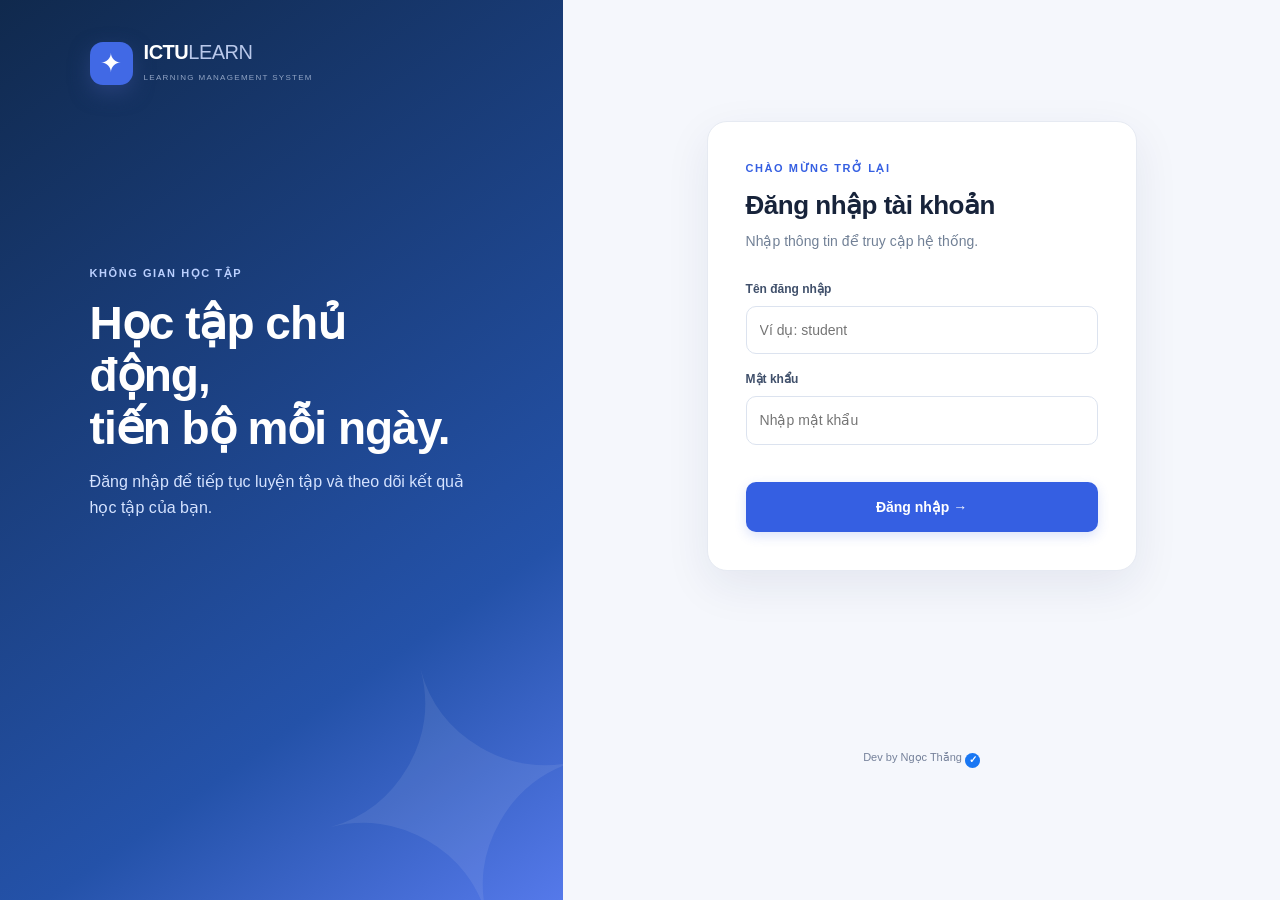
<file: index.html>
<!doctype html>
<html lang="vi">
<head>
  <meta charset="utf-8">
  <meta name="viewport" content="width=device-width,initial-scale=1">
  <meta name="theme-color" content="#102445">
  <meta name="description" content="Hệ thống học tập Chủ nghĩa xã hội khoa học – 6 bài, 251 câu hỏi, chấm điểm trực tiếp, học offline.">
  <title>ICTU Learn • Chủ nghĩa xã hội khoa học</title>
  <link rel="stylesheet" href="style.css?v=2">
  <script src="auth.js"></script>
  <script>
    if (!window.ICTUAuth.getSession()) window.location.replace('login.html');
  </script>
  <script defer src="questions.js?v=2"></script>
  <script defer src="script.js?v=6"></script>
</head>
<body>
  <div class="app-shell">
    <aside class="sidebar" id="sidebar">
      <button class="brand" data-action="home" aria-label="Trang chủ">
        <span class="brand-icon">✦</span><span><strong>ICTU<span class="brand-light">LEARN</span></strong><small>LEARNING MANAGEMENT SYSTEM</small></span>
      </button>
      <div class="sidebar-label">KHÔNG GIAN HỌC TẬP</div>
      <nav class="side-nav" aria-label="Điều hướng chính">
        <button class="side-link active" data-action="home" data-nav="home"><span class="side-ico">▦</span> Tổng quan <span class="side-arrow">›</span></button>
        <button class="side-link" data-action="all-lessons" data-nav="lessons"><span class="side-ico">▤</span> Khóa học <span class="side-arrow">›</span></button>
      </nav>
      <div class="sidebar-label" style="margin-top:28px">NỘI DUNG KHÓA HỌC</div>
      <nav class="side-nav" id="lesson-nav" aria-label="Danh sách 6 bài"></nav>
      <div class="side-footer"><div class="online-mark"></div><div><strong>Học tập ngoại tuyến</strong><small>Dữ liệu được lưu trên trình duyệt</small></div></div>
    </aside>
    <div class="main-wrap">
      <header class="topbar">
        <div class="topbar-left"><button class="mobile-menu" data-action="toggle-menu" aria-label="Mở menu">☰</button><span class="breadcrumb" id="breadcrumb">Trang chủ <span>/</span> Tổng quan</span></div>
        <div class="top-actions"><span class="clock" id="live-clock"></span><a class="btn btn-light btn-xs" id="admin-link" href="admin.html" hidden>Quản trị</a><span class="profile-avatar" id="profile-avatar" title="Tài khoản">SV</span><div class="profile-name"><strong id="profile-name">Học viên</strong><small id="profile-role">Chế độ học tập</small></div><button class="btn btn-light btn-xs" id="logout" type="button">Đăng xuất</button></div>
      </header>
      <main id="app" class="page-container" tabindex="-1" aria-live="polite"></main>
      <footer class="page-footer"><span>ICTU LEARN · Chủ nghĩa xã hội khoa học</span><span>6 bài học · Ngân hàng 251 câu · Hoạt động offline</span><span class="developer-credit">Dev by Ngọc Thắng <span class="verified-badge" aria-label="Đã xác minh">✓</span></span></footer>
    </div>
  </div>
  <div id="toast" class="toast" role="status" aria-live="polite"></div>
</body>
</html>
</file>
<file: style.css>
:root{--navy:#0f2443;--navy-light:#23395a;--bg:#f5f7fc;--surface:#fff;--ink:#17233a;--muted:#718096;--line:#e6eaf2;--blue:#355fe2;--blue-dark:#234fc9;--blue-soft:#eef3ff;--green:#18845e;--green-soft:#e7f9f0;--red:#cf4d52;--red-soft:#fff0f0;--orange:#e89f36;--radius:19px;--shadow:0 8px 32px rgba(15,35,80,.055)}
*{box-sizing:border-box}html{scroll-behavior:smooth}body{margin:0;font-family:"Segoe UI",Inter,Arial,sans-serif;color:var(--ink);background:var(--bg);font-size:14px;line-height:1.6}button,input{font:inherit}button{cursor:pointer}button:disabled{cursor:not-allowed;opacity:.48}button:focus-visible,input:focus-visible{outline:3px solid #9fb7ff;outline-offset:2px}h1,h2,h3,p{margin-top:0}h1{font-size:29px;letter-spacing:-1px;line-height:1.25;margin-bottom:10px}h2{font-size:21px;letter-spacing:-.5px}h3{font-size:17px}small{font-size:12px}strong{font-weight:700}
.app-shell{display:flex;min-height:100vh}.sidebar{width:256px;flex-shrink:0;background:var(--navy);color:#edf3ff;position:sticky;top:0;align-self:flex-start;height:100vh;display:flex;flex-direction:column;padding:28px 16px 22px;z-index:10}.brand{display:flex;align-items:center;gap:11px;background:transparent;border:0;color:white;text-align:left;padding:3px 13px 12px}.brand-icon{width:43px;height:43px;background:#4169e5;border-radius:13px;display:grid;place-items:center;color:#fff;font-size:26px;box-shadow:0 8px 20px #263f77}.brand strong{font-size:20px;line-height:1;letter-spacing:-.5px}.brand-light{font-weight:300;color:#b9c8ea}.brand small{font-size:8px;letter-spacing:1.3px;color:#91a4c4;display:block;margin-top:6px}.sidebar-label{font-size:10px;font-weight:700;letter-spacing:1.55px;color:#8296b6;margin:21px 12px 9px}.side-nav{display:flex;flex-direction:column;gap:4px}.side-link{width:100%;background:transparent;color:#b6c3d9;border:0;padding:11px 13px;display:flex;align-items:center;gap:12px;text-align:left;border-radius:10px;font-size:13px;transition:.15s}.side-link:hover{color:#fff;background:#203755}.side-link.active{background:#365ee1;color:#fff;box-shadow:0 5px 16px #132854}.side-ico{font-size:17px;width:19px;text-align:center}.side-arrow{margin-left:auto;font-size:20px;opacity:.55}.lesson-pill{margin-left:auto;font-size:11px;color:#99abd0}.side-link.active .lesson-pill{color:white}.sidebar .side-footer{margin-top:auto;display:flex;gap:10px;padding:15px 10px;background:#1b3150;border:1px solid #2b4160;border-radius:13px}.online-mark{width:10px;height:10px;flex-shrink:0;background:#45d9a1;border-radius:50%;margin-top:5px;box-shadow:0 0 0 4px rgba(69,217,161,.12)}.side-footer strong{display:block;font-size:12px}.side-footer small{color:#a3b6cf;font-size:11px;display:block;line-height:1.5}.main-wrap{flex:1;min-width:0;display:flex;flex-direction:column}.topbar{height:78px;background:#fff;border-bottom:1px solid var(--line);padding:0 clamp(20px,3vw,42px);display:flex;align-items:center;justify-content:space-between;gap:16px;position:sticky;top:0;z-index:8}.topbar-left,.top-actions{display:flex;align-items:center;gap:17px}.breadcrumb{font-size:13px;color:#748096}.breadcrumb span{padding:0 8px;color:#bec7d5}.clock{font-size:12px;color:#8490a5}.profile-avatar{background:#e9eefe;color:#395bd2;height:38px;width:38px;display:grid;place-items:center;border-radius:12px;font-weight:800}.profile-name{line-height:1.45}.profile-name strong,.profile-name small{display:block}.profile-name small{color:var(--muted)}.mobile-menu{border:0;background:transparent;color:var(--ink);font-size:24px;display:none}.page-container{width:100%;max-width:1420px;margin:0 auto;padding:34px clamp(18px,3vw,45px) 48px;flex:1}.page-footer{display:flex;justify-content:space-between;gap:10px;color:#a2adc0;font-size:11px;border-top:1px solid var(--line);padding:18px clamp(18px,3vw,45px)}
.eyebrow{font-size:11px;color:var(--blue);font-weight:800;letter-spacing:1.55px;text-transform:uppercase;margin-bottom:7px}.subtle{color:var(--muted)}.page-heading{display:flex;justify-content:space-between;align-items:flex-end;gap:16px;margin-bottom:24px}.page-heading p{margin-bottom:0}.hero{background:linear-gradient(110deg,#173c85 0%,#2858b8 52%,#5275e9 100%);color:#fff;border-radius:22px;position:relative;overflow:hidden;padding:33px 37px;display:flex;min-height:220px;box-shadow:0 12px 28px rgba(36,77,165,.16)}.hero:before,.hero:after{content:"";position:absolute;border:1px solid rgba(255,255,255,.1);border-radius:50%;height:300px;width:300px;right:-80px;top:-160px}.hero:after{height:210px;width:210px;top:85px;right:165px;background:rgba(255,255,255,.025)}.hero-text{position:relative;z-index:2;max-width:680px}.hero .hero-kicker{color:#b9d1ff;font-weight:700;letter-spacing:1px;font-size:11px}.hero h1{font-size:30px;margin:10px 0;color:#fff}.hero p{max-width:550px;color:#d7e3ff;font-size:14px;margin:0 0 20px}.hero .hero-watermark{position:absolute;right:58px;bottom:-28px;opacity:.12;font-size:155px;line-height:1;transform:rotate(-10deg)}.hero-meta{display:flex;gap:12px;flex-wrap:wrap}.hero-meta span{padding:7px 13px;border:1px solid rgba(255,255,255,.22);border-radius:8px;background:rgba(255,255,255,.08);font-size:12px;font-weight:600}
.stats-grid{display:grid;grid-template-columns:repeat(4,minmax(0,1fr));gap:16px;margin:22px 0 31px}.stat-card{background:#fff;border:1px solid var(--line);border-radius:16px;display:flex;align-items:center;gap:15px;padding:19px 21px;box-shadow:var(--shadow)}.stat-icon{width:44px;height:44px;border-radius:12px;display:grid;place-items:center;font-size:20px;flex-shrink:0}.blue-icon{background:#edf1ff}.mint-icon{background:#e9f9f2}.amber-icon{background:#fff6e8}.purple-icon{background:#f5edff}.stat-info small{display:block;color:#7b879d;font-size:12px}.stat-info strong{font-size:25px;line-height:1.25;display:block;letter-spacing:-.7px}.section-heading{display:flex;justify-content:space-between;gap:15px;align-items:center;margin:0 0 16px}.section-heading h2{margin:0}.lesson-grid{display:grid;grid-template-columns:repeat(3,minmax(0,1fr));gap:18px}.lesson-card{background:#fff;border:1px solid var(--line);border-radius:17px;padding:23px;box-shadow:var(--shadow);transition:transform .16s,box-shadow .16s;display:flex;flex-direction:column;min-height:233px}.lesson-card:hover{transform:translateY(-3px);box-shadow:0 16px 38px rgba(27,58,128,.1)}.lesson-card-top{display:flex;justify-content:space-between;align-items:center;margin-bottom:17px}.lesson-card .chapter{font-size:11px;letter-spacing:1px;font-weight:800;color:var(--blue);background:var(--blue-soft);padding:6px 10px;border-radius:7px}.lesson-card .complete-pill{font-size:12px;color:#8e9aab}.lesson-card h3{line-height:1.43;margin-bottom:9px;min-height:48px}.lesson-card .description{font-size:12px;color:#8793a8;margin-bottom:17px}.progress-label{display:flex;justify-content:space-between;gap:10px;font-size:12px;color:#8792a5;margin-bottom:7px}.progress-label strong{color:#354460}.progress-track{height:7px;border-radius:50px;background:#e8eef8;overflow:hidden}.progress-fill{background:linear-gradient(90deg,#375fed,#6b8eff);height:100%;border-radius:50px;transition:width .25s}.lesson-bottom{display:flex;align-items:center;justify-content:space-between;gap:10px;margin-top:auto;padding-top:21px}.lesson-bottom .count{font-size:12px;color:var(--muted)}
.btn{border-radius:10px;border:1px solid transparent;display:inline-flex;align-items:center;justify-content:center;gap:8px;padding:10px 17px;font-size:13px;font-weight:700;white-space:nowrap;transition:.15s}.btn:hover:not(:disabled){transform:translateY(-1px)}.btn-primary{background:var(--blue);color:white;box-shadow:0 4px 12px rgba(53,95,226,.18)}.btn-primary:hover:not(:disabled){background:var(--blue-dark)}.btn-light{background:#fff;border-color:#dfe5f1;color:#35425b}.btn-light:hover{background:#f6f8fc}.btn-ghost{background:var(--blue-soft);color:var(--blue)}.btn-danger{background:#fff1f1;color:#bd4850;border-color:#f7d3d5}.btn-xs{font-size:12px;padding:7px 11px;border-radius:8px}.btn-lg{padding:13px 24px;font-size:14px}.text-button{border:0;background:transparent;color:var(--blue);font-weight:700;font-size:12px}.text-button:hover{text-decoration:underline}
.content-card{background:#fff;border:1px solid var(--line);border-radius:17px;box-shadow:var(--shadow)}.quiz-head{display:flex;justify-content:space-between;align-items:center;gap:16px;margin-bottom:18px;flex-wrap:wrap}.quiz-head h1{font-size:23px;margin:6px 0 0}.quiz-topline{display:flex;align-items:center;gap:12px;flex-wrap:wrap}.quiz-topline .tag{border-radius:7px;padding:5px 10px;background:var(--blue-soft);color:var(--blue);font-weight:800;font-size:11px}.quiz-topline .quiet{font-size:12px;color:var(--muted)}.mode-switch{display:inline-flex;background:#edf1f8;border-radius:12px;padding:4px;gap:3px}.mode-switch button{border:0;border-radius:8px;padding:9px 14px;font-size:12px;font-weight:700;background:transparent;color:#77849e}.mode-switch button.selected{background:white;color:var(--blue);box-shadow:0 2px 6px #193b7920}.quiz-progress{margin-bottom:23px}.quiz-layout{display:grid;grid-template-columns:minmax(0,1fr) 284px;gap:21px;align-items:start}.question-panel{padding:28px 30px 23px;min-height:475px}.q-head{display:flex;align-items:center;justify-content:space-between;gap:12px;flex-wrap:wrap;border-bottom:1px solid #edf0f6;padding-bottom:17px;margin-bottom:25px}.q-number{display:flex;align-items:center;gap:10px}.q-index{width:42px;height:42px;display:grid;place-items:center;border-radius:12px;background:var(--blue-soft);color:var(--blue);font-size:19px;font-weight:800}.q-number span{font-size:11px;color:var(--muted);display:block}.q-number strong{display:block;font-size:14px}.type-badge{border-radius:8px;padding:7px 11px;font-size:11px;font-weight:800;background:#f2f5fa;color:#70809c}.q-prompt{font-size:17px;line-height:1.75;font-weight:700;margin-bottom:20px;white-space:normal}.instruction{background:#f7f9fd;border:1px solid #e8edf7;border-radius:10px;padding:12px 14px;color:#71819a;font-size:12px;margin-bottom:19px}.option-list{display:grid;gap:11px}.option{border:1.5px solid #e5eaf3;background:white;border-radius:12px;padding:14px 16px;display:flex;gap:12px;align-items:flex-start;text-align:left;color:#3b475e;width:100%;transition:.15s;font-size:14px;line-height:1.6}.option:hover:not(:disabled){border-color:#adc3ff;background:#fbfcff}.option.selected{border-color:var(--blue);background:#f4f7ff;color:#1c3982}.option.good{border-color:#78cbaa;background:#f1fcf6}.option.bad{border-color:#ef9fa5;background:#fff4f4}.option-marker{flex:0 0 28px;width:28px;height:28px;display:grid;place-items:center;border:1px solid #dbe2f1;color:#8390a6;border-radius:8px;font-weight:800;line-height:1;margin-top:1px}.option.selected .option-marker{background:var(--blue);border-color:var(--blue);color:#fff}.option.good .option-marker{color:#16805b;border-color:#99d3b8;background:#e3f8ed}.option.bad .option-marker{color:#c44449;background:#ffe2e4;border-color:#ffd1d3}.option-text{flex:1}.explain{padding:15px 18px;margin-top:20px;border-radius:11px;font-size:13px}.explain.success{background:var(--green-soft);color:#166748;border:1px solid #c7ecd9}.explain.failure{background:var(--red-soft);color:#9f4147;border:1px solid #f5cdd0}.explain.neutral{background:#f0f4ff;color:#405b9b;border:1px solid #dce6ff}.explain strong{display:block;margin-bottom:2px}.question-actions{display:flex;justify-content:space-between;gap:14px;align-items:center;flex-wrap:wrap;border-top:1px solid #edf0f5;margin-top:25px;padding-top:22px}.action-cluster{display:flex;gap:9px;flex-wrap:wrap}.quiz-side{padding:20px;position:sticky;top:98px}.side-section-title{font-weight:800;font-size:13px;margin-bottom:5px}.side-section-sub{font-size:11px;color:var(--muted)}.palette{display:grid;grid-template-columns:repeat(5,minmax(0,1fr));gap:8px;margin:16px 0 20px}.palette button{height:39px;min-width:0;border-radius:8px;border:1px solid #e6ebf5;background:#f7f9fd;color:#7a879d;font-size:12px;font-weight:700}.palette button:hover{border-color:#9db4fa}.palette button.answered{background:#eaf0ff;color:#365dd3;border-color:#d5e1ff}.palette button.checked{background:#e6f8ee;color:#18845e;border-color:#c5ebd8}.palette button.missed{background:#ffeeee;color:#ba5057;border-color:#f8cccc}.palette button.current{border:2px solid var(--blue);color:var(--blue);box-shadow:0 0 0 2px #dae4ff}.side-key{display:flex;gap:10px;flex-wrap:wrap;font-size:11px;color:#8590a3}.side-key span{display:flex;gap:5px;align-items:center}.key-dot{width:8px;height:8px;border-radius:50%;background:#b4c0d3}.key-dot.answer{background:#4b7dee}.key-dot.done{background:#39b987}.key-dot.cur{background:white;border:2px solid var(--blue)}.side-note{background:#f6f8fc;border-radius:11px;padding:12px 13px;color:#687a96;font-size:11px;line-height:1.65;margin:21px 0}.full{width:100%}.side-stat{display:flex;align-items:center;justify-content:space-between;font-size:12px;padding:8px 0;color:#71809a}.side-stat strong{color:#304360}
.tf-list{display:grid;gap:14px}.tf-row{border:1px solid #e8edf5;padding:17px 18px;border-radius:12px;background:#fff}.tf-row-header{display:flex;align-items:flex-start;gap:10px;margin-bottom:13px}.tf-num{display:grid;place-items:center;width:24px;height:24px;border-radius:7px;background:#eef3ff;color:#4565cf;font-size:11px;font-weight:800;flex-shrink:0}.tf-text{font-size:13px;line-height:1.7}.tf-controls{display:flex;gap:9px;margin-left:34px}.tf-choice{border:1px solid #e1e7f0;background:#fff;border-radius:9px;padding:8px 18px;font-weight:750;font-size:12px;color:#8491a3;min-width:84px}.tf-choice.selected{border-color:var(--blue);background:#edf2ff;color:var(--blue)}.tf-choice.good{border-color:#8bd7b3;background:#e5faf0;color:#16805d}.tf-choice.bad{border-color:#f0a5a9;background:#fff0f0;color:#c0454c}
.match-list{display:grid;gap:12px}.match-row{border:1px solid #e5eaf2;padding:14px;border-radius:11px;display:flex;align-items:center;gap:11px;flex-wrap:wrap}.match-statement{flex:1;min-width:190px;line-height:1.7;font-size:13px}.match-zone{border:1.5px dashed #a9bce9;border-radius:8px;min-height:41px;background:#f6f8fe;display:inline-flex;align-items:center;justify-content:center;padding:8px 12px;color:#778ab5;font-size:12px;min-width:155px;max-width:100%;text-align:center;gap:9px}.match-zone.has-value{border:1px solid #a9c2f8;background:#ecf2ff;color:#2553c9;font-weight:750}.match-zone.drag-over,.category-zone.drag-over{background:#dbe8ff;border-color:#4269da}.match-zone.good,.category-zone .category-item.good{border-color:#7dcaa6;background:#e8f9ef;color:#1c815b}.match-zone.bad,.category-zone .category-item.bad{border-color:#eba0a1;background:#ffeded;color:#b94a51}.bank{border-radius:13px;background:#f7f9fd;padding:17px;border:1px solid #e9eef6;margin-bottom:19px}.bank strong{font-size:12px;color:#637493;display:block;margin-bottom:10px}.bank-items{display:flex;flex-wrap:wrap;gap:9px}.bank-chip,.category-item{border-radius:8px;border:1px solid #cbdafa;background:#fff;color:#385dba;padding:8px 12px;font-size:12px;font-weight:700;text-align:left;transition:.15s}.bank-chip:hover:not(:disabled),.category-item:hover:not(:disabled){background:#edf2ff}.bank-chip.chosen,.category-item.chosen{background:#315ddc;color:#fff;border-color:#315ddc}.bank-chip.used{opacity:.45}.mini-remove{border:0;background:#dce6ff;color:#4164c5;font-weight:900;border-radius:5px;padding:1px 6px}.category-zone{border:1.5px dashed #cbd6ec;background:#fbfcff;padding:14px;border-radius:12px;min-height:100px;transition:.15s}.category-layout{display:grid;gap:13px}.category-header{font-size:12px;font-weight:800;color:#3b517c;margin-bottom:9px}.category-items{display:flex;flex-wrap:wrap;gap:7px}.category-item{font-weight:600;font-size:12px}.category-item.selected{border-color:var(--blue);color:var(--blue)}.blank{border-bottom:2px dotted #879ff2;letter-spacing:1px;color:#6f83bd}
.result-hero{padding:36px;text-align:center}.result-medal{font-size:58px;line-height:1.4}.result-hero h1{font-size:28px}.result-percent{font-size:58px;font-weight:850;letter-spacing:-3px;color:var(--blue);line-height:1.4}.result-stats{display:grid;grid-template-columns:repeat(3,1fr);gap:12px;margin:20px auto 24px;max-width:570px}.result-item{background:#f6f8fc;border:1px solid #e9edf5;border-radius:11px;padding:16px}.result-item strong{display:block;font-size:24px}.result-item small{color:#8290a6}.result-list{padding:24px}.result-row{display:flex;align-items:center;gap:15px;padding:12px;border-bottom:1px solid #edf0f6}.result-row:last-child{border:0}.result-indicator{width:34px;height:34px;border-radius:8px;display:grid;place-items:center;flex-shrink:0;font-weight:800}.result-indicator.ok{color:#19865f;background:#e8f9ef}.result-indicator.no{color:#c95158;background:#ffeeef}.result-info{min-width:0;flex:1}.result-info strong{display:block;font-size:12px}.result-info small{display:block;white-space:nowrap;text-overflow:ellipsis;overflow:hidden;color:#8190a5}.result-actions{display:flex;justify-content:center;gap:10px;flex-wrap:wrap}.notice{border-radius:12px;background:#eff4ff;border:1px solid #d9e4ff;color:#516795;padding:13px 16px;font-size:12px;margin:22px 0}.toast{display:none;position:fixed;right:28px;bottom:24px;padding:13px 19px;background:#182b4d;color:#fff;border-radius:10px;box-shadow:0 12px 38px #12243c33;z-index:22;max-width:min(420px,calc(100vw - 40px));font-size:13px}.toast.show{display:block;animation:toastin .2s ease-out}@keyframes toastin{from{opacity:0;transform:translateY(8px)}to{opacity:1;transform:translateY(0)}}
@media(max-width:1180px){.lesson-grid{grid-template-columns:repeat(2,minmax(0,1fr))}.stats-grid{grid-template-columns:repeat(2,minmax(0,1fr))}.quiz-layout{grid-template-columns:minmax(0,1fr) 240px}}@media(max-width:900px){.sidebar{position:fixed;transform:translateX(-100%);transition:transform .2s;box-shadow:10px 0 40px #101e3644}.sidebar.open{transform:translateX(0)}.mobile-menu{display:block}.page-container{padding-top:22px}.topbar{height:68px}}@media(max-width:680px){.hero{padding:28px 23px;min-height:200px}.hero h1{font-size:25px}.hero .hero-watermark{display:none}.stats-grid{gap:10px}.stat-card{padding:14px;gap:10px}.stat-icon{width:34px;height:34px;font-size:16px}.stat-info strong{font-size:22px}.lesson-grid{grid-template-columns:1fr;gap:12px}.lesson-card{min-height:215px}.quiz-layout{display:block}.quiz-side{position:static;margin-top:16px}.question-panel{padding:19px 15px}.quiz-head h1{font-size:20px}.q-prompt{font-size:15px}.option{padding:12px}.page-footer{flex-direction:column;text-align:center}.clock,.profile-name{display:none}.result-hero{padding:22px 16px}.result-percent{font-size:46px}.result-stats{gap:6px}.result-item{padding:10px 6px}.result-item strong{font-size:19px}.page-heading{display:block}.section-heading h2{font-size:18px}.question-actions .btn{flex:1}.match-row{align-items:stretch}.match-zone{flex:1}.topbar{padding:0 17px}.quiz-head .btn{display:none}}@media(prefers-reduced-motion:reduce){*,*:before,*:after{transition:none!important;scroll-behavior:auto!important}}
</file>
<file: auth.css>
.auth-page{min-height:100vh;background:#f5f7fc}.auth-shell{min-height:100vh;display:grid;grid-template-columns:minmax(360px,44%) 1fr}.auth-brand{position:relative;overflow:hidden;padding:42px clamp(28px,7vw,95px);background:linear-gradient(145deg,#10294d,#2452a9 72%,#5579ea);color:#fff}.auth-brand-link{padding:0;color:#fff;text-decoration:none}.auth-intro{position:relative;z-index:1;margin-top:clamp(100px,20vh,220px);max-width:440px}.auth-intro .eyebrow{color:#bbd0ff}.auth-intro h1{font-size:clamp(30px,4vw,46px);line-height:1.15;margin:14px 0;color:#fff}.auth-intro p{color:#d5e3ff;font-size:16px}.auth-decoration{position:absolute;right:-35px;bottom:-70px;font-size:340px;line-height:1;color:#fff;opacity:.08;transform:rotate(-15deg)}.auth-panel{display:grid;place-items:center;padding:32px 20px}.auth-card{width:min(100%,430px);background:#fff;border:1px solid var(--line);border-radius:20px;padding:38px;box-shadow:0 15px 45px rgba(20,42,90,.08)}.auth-card h2{margin:2px 0 4px;font-size:26px}.auth-card form{margin-top:27px}.form-label{display:block;font-size:12px;font-weight:700;color:#40506b;margin:16px 0 7px}.form-input{width:100%;border:1px solid #dce3ef;border-radius:10px;padding:12px 13px;background:#fff;color:var(--ink)}.form-input:focus{border-color:var(--blue)}.form-error{min-height:21px;color:#bd4850;font-size:12px;margin:8px 0}.static-note{text-align:center;color:#a1abbd;font-size:11px;margin:17px 0}.developer-credit{color:#75819a;font-size:11px}.verified-badge{display:inline-grid;place-items:center;width:15px;height:15px;border-radius:50%;background:#1977f3;color:#fff;font-size:10px;font-weight:800;line-height:1;vertical-align:-2px}.admin-table-wrap{overflow-x:auto}.admin-table{width:100%;border-collapse:collapse;min-width:650px}.admin-table th,.admin-table td{text-align:left;padding:13px 15px;border-bottom:1px solid #edf0f6;font-size:12px}.admin-table th{color:#71809a;font-size:11px;text-transform:uppercase;letter-spacing:.5px}.status-pill{display:inline-block;border-radius:20px;padding:4px 9px;font-size:11px;font-weight:700}.status-active{background:#e7f9f0;color:#18845e}.status-disabled{background:#fff0f0;color:#bd4850}.admin-form{display:grid;grid-template-columns:repeat(2,minmax(0,1fr));gap:12px}.admin-form .form-label{margin:0}.admin-form .full-field{grid-column:1/-1}.admin-actions{display:flex;gap:9px;align-items:end}.admin-empty{padding:28px;text-align:center;color:var(--muted)}@media(max-width:760px){.auth-shell{display:block}.auth-brand{min-height:260px;padding:26px}.auth-intro{margin-top:55px}.auth-intro h1{font-size:30px}.auth-decoration{font-size:200px}.auth-panel{padding:22px 15px}.auth-card{padding:26px 21px}.admin-form{grid-template-columns:1fr}}
.top-actions .btn-xs{padding:7px 10px}
</file>
